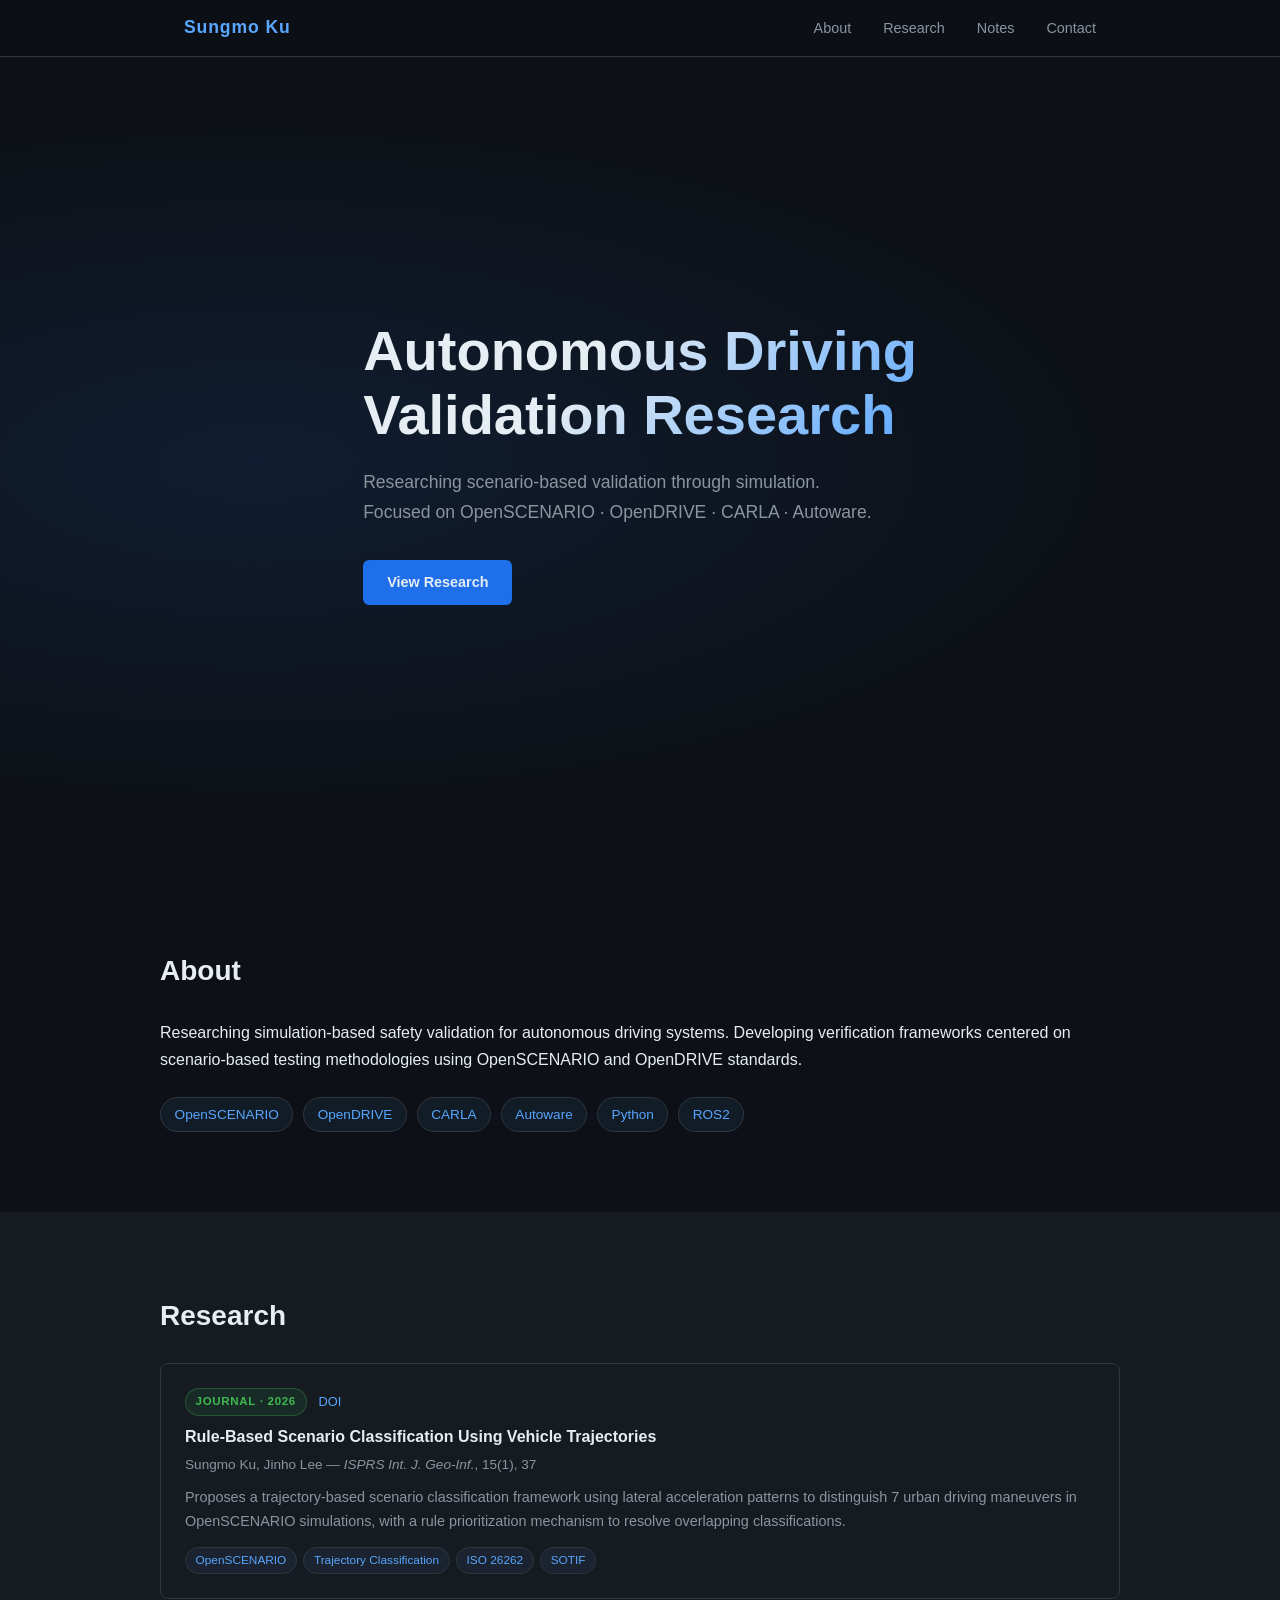
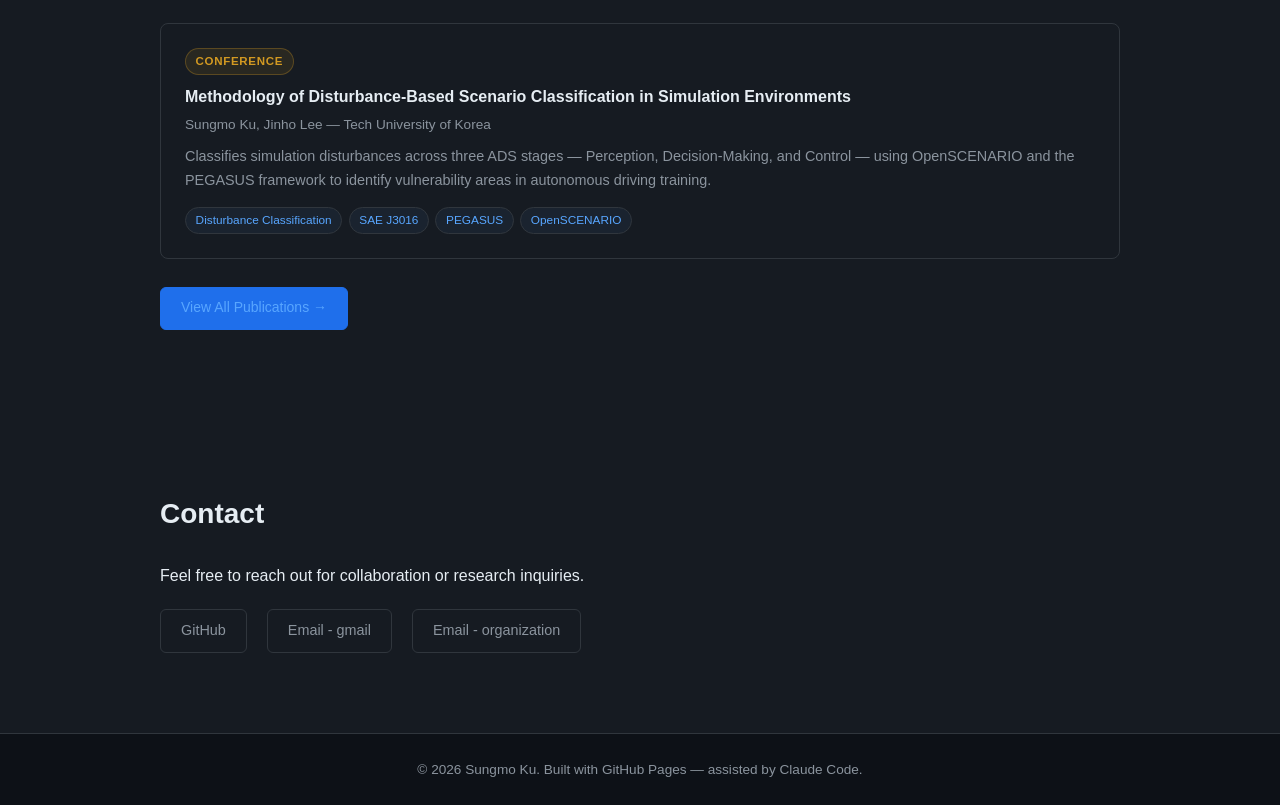
<file: index.html>
<!DOCTYPE html>
<html lang="ko">
<head>
  <meta charset="UTF-8" />
  <meta name="viewport" content="width=device-width, initial-scale=1.0" />
  <title>Sungmo Ku | Autonomous Driving Research</title>
  <link rel="stylesheet" href="style.css" />
  <script src="components.js" defer></script>
</head>
<body>

  <site-nav base="./"></site-nav>

  <section class="hero">
    <div class="hero-content">
      <h1>Autonomous Driving<br />Validation Research</h1>
      <p>Researching scenario-based validation through simulation.<br />
         Focused on OpenSCENARIO · OpenDRIVE · CARLA · Autoware.</p>
      <a href="#research" class="btn">View Research</a>
    </div>
  </section>

  <section id="about" class="section">
    <div class="container">
      <h2>About</h2>
      <p>
        Researching simulation-based safety validation for autonomous driving systems.
        Developing verification frameworks centered on scenario-based testing methodologies
        using OpenSCENARIO and OpenDRIVE standards.
      </p>
      <div class="skills">
        <span>OpenSCENARIO</span>
        <span>OpenDRIVE</span>
        <span>CARLA</span>
        <span>Autoware</span>
        <span>Python</span>
        <span>ROS2</span>
      </div>
    </div>
  </section>

  <section id="research" class="section section-alt">
    <div class="container">
      <h2>Research</h2>
      <div class="pub-list">

        <div class="pub">
          <div class="pub-meta">
            <span class="pub-badge journal">Journal · 2026</span>
            <a href="https://doi.org/10.3390/ijgi15010037" target="_blank" rel="noopener" class="pub-doi">DOI</a>
          </div>
          <h3>Rule-Based Scenario Classification Using Vehicle Trajectories</h3>
          <p class="pub-authors">Sungmo Ku, Jinho Lee &mdash; <em>ISPRS Int. J. Geo-Inf.</em>, 15(1), 37</p>
          <p class="pub-desc">
            Proposes a trajectory-based scenario classification framework using lateral acceleration patterns
            to distinguish 7 urban driving maneuvers in OpenSCENARIO simulations, with a rule prioritization
            mechanism to resolve overlapping classifications.
          </p>
          <div class="pub-tags">
            <span>OpenSCENARIO</span><span>Trajectory Classification</span><span>ISO 26262</span><span>SOTIF</span>
          </div>
        </div>

        <div class="pub">
          <div class="pub-meta">
            <span class="pub-badge conference">Conference</span>
          </div>
          <h3>Methodology of Disturbance-Based Scenario Classification in Simulation Environments</h3>
          <p class="pub-authors">Sungmo Ku, Jinho Lee &mdash; Tech University of Korea</p>
          <p class="pub-desc">
            Classifies simulation disturbances across three ADS stages — Perception, Decision-Making, and Control —
            using OpenSCENARIO and the PEGASUS framework to identify vulnerability areas in autonomous driving training.
          </p>
          <div class="pub-tags">
            <span>Disturbance Classification</span><span>SAE J3016</span><span>PEGASUS</span><span>OpenSCENARIO</span>
          </div>
        </div>

      </div>
      <a href="research/" class="btn btn-outline">View All Publications →</a>
    </div>
  </section>

  <!-- <section id="projects" class="section">
    <div class="container">
      <h2>Projects</h2>
      <div class="project-list">
        <div class="project">
          <div class="project-meta">
            <h3>Project Title</h3>
            <span class="tag">CARLA</span>
            <span class="tag">Autoware</span>
          </div>
          <p>Add your project description here.</p>
          <a href="#" class="link">GitHub &rarr;</a>
        </div>
        <div class="project">
          <div class="project-meta">
            <h3>Project Title</h3>
            <span class="tag">OpenSCENARIO</span>
            <span class="tag">Python</span>
          </div>
          <p>Add your project description here.</p>
          <a href="#" class="link">GitHub &rarr;</a>
        </div>
      </div>
    </div>
  </section> -->

  <section id="contact" class="section section-alt">
    <div class="container">
      <h2>Contact</h2>
      <p>Feel free to reach out for collaboration or research inquiries.</p>
      <div class="contact-links">
        <a href="https://github.com/Ku-sm" target="_blank">GitHub</a>
        <a href="pcn06084@gmail.com">Email - gmail</a>
        <a href="tndah06084@tukorea.ac.kr">Email - organization</a>
      </div>
    </div>
  </section>

  <site-footer></site-footer>

</body>
</html>
</file>
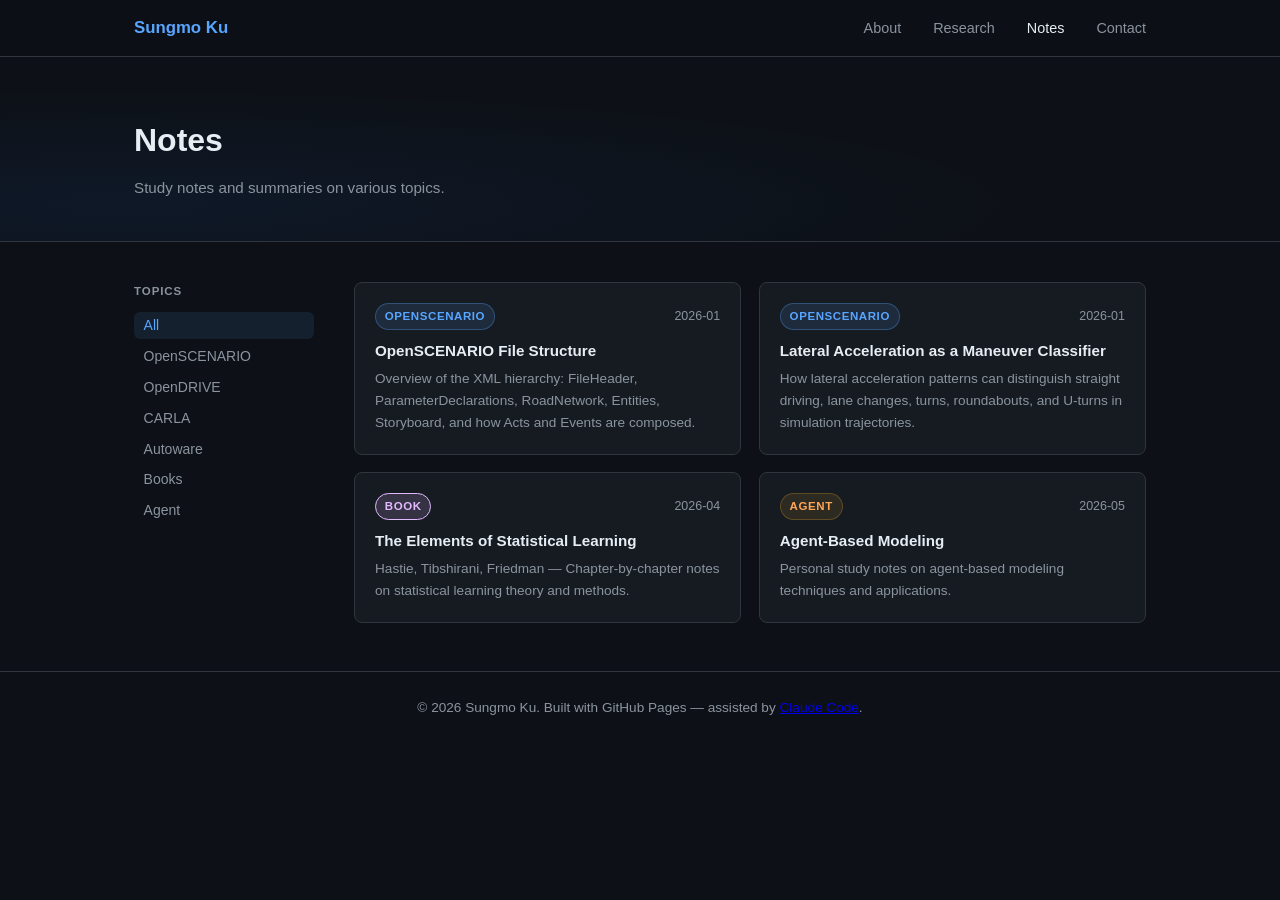
<file: notes/index.html>
<!DOCTYPE html>
<html lang="en">
<head>
  <meta charset="UTF-8" />
  <meta name="viewport" content="width=device-width, initial-scale=1.0" />
  <title>Notes | Sungmo Ku</title>
  <link rel="stylesheet" href="style.css" />
  <script src="../components.js" defer></script>
</head>
<body>

  <site-nav base="../" active="notes"></site-nav>

  <div class="page-hero">
    <div class="container">
      <h1>Notes</h1>
      <p>Study notes and summaries on various topics.</p>
    </div>
  </div>

  <div class="layout container">

    <!-- Sidebar: topic filter -->
    <aside class="sidebar">
      <p class="sidebar-label">Topics</p>
      <ul class="topic-list">
        <li><button class="topic-btn active" data-topic="all">All</button></li>
        <li><button class="topic-btn" data-topic="openscenario">OpenSCENARIO</button></li>
        <li><button class="topic-btn" data-topic="opendrive">OpenDRIVE</button></li>
        <li><button class="topic-btn" data-topic="carla">CARLA</button></li>
        <li><button class="topic-btn" data-topic="autoware">Autoware</button></li>
        <!-- <li><button class="topic-btn" data-topic="standards">Standards</button></li> -->
        <li><button class="topic-btn" data-topic="book">Books</button></li>
        <li><button class="topic-btn" data-topic="agent">Agent</button></li>
      </ul>
    </aside>

    <!-- Note cards -->
    <main class="note-grid" id="noteGrid">

      <a class="note-card" href="note.html?file=openscenario-structure" data-topic="openscenario">
        <div class="note-card-top">
          <span class="note-topic openscenario">OpenSCENARIO</span>
          <span class="note-date">2026-01</span>
        </div>
        <h2>OpenSCENARIO File Structure</h2>
        <p>Overview of the XML hierarchy: FileHeader, ParameterDeclarations, RoadNetwork, Entities, Storyboard, and how Acts and Events are composed.</p>
      </a>

      <a class="note-card" href="note.html?file=lateral-acceleration" data-topic="openscenario">
        <div class="note-card-top">
          <span class="note-topic openscenario">OpenSCENARIO</span>
          <span class="note-date">2026-01</span>
        </div>
        <h2>Lateral Acceleration as a Maneuver Classifier</h2>
        <p>How lateral acceleration patterns can distinguish straight driving, lane changes, turns, roundabouts, and U-turns in simulation trajectories.</p>
      </a>

      <a class="note-card" href="note.html?file=esl/index" data-topic="book">
        <div class="note-card-top">
          <span class="note-topic book">Book</span>
          <span class="note-date">2026-04</span>
        </div>
        <h2>The Elements of Statistical Learning</h2>
        <p>Hastie, Tibshirani, Friedman — Chapter-by-chapter notes on statistical learning theory and methods.</p>
      </a>

      <a class="note-card" href="note.html?file=agent/index" data-topic="agent">
        <div class="note-card-top">
          <span class="note-topic agent">Agent</span>
          <span class="note-date">2026-05</span>
        </div>
        <h2>Agent-Based Modeling</h2>
        <p> Personal study notes on agent-based modeling techniques and applications.</p>
      </a>

      <!-- <a class="note-card" href="note.html?file=carla-basics" data-topic="carla">
        <div class="note-card-top">
          <span class="note-topic carla">CARLA</span>
          <span class="note-date">2025-10</span>
        </div>
        <h2>CARLA Simulation Basics</h2>
        <p>Server-client architecture, world and map loading, actor spawning, sensors, and how to interface CARLA with Python scripts.</p>
      </a> -->

      <!-- <a class="note-card" href="note.html?file=opendrive-road-model" data-topic="opendrive">
        <div class="note-card-top">
          <span class="note-topic opendrive">OpenDRIVE</span>
          <span class="note-date">2025-09</span>
        </div>
        <h2>OpenDRIVE Road Geometry Model</h2>
        <p>Road reference lines, lane sections, geometries (line, arc, spiral), and how to define junctions and road links in .xodr files.</p>
      </a> -->

    </main>
  </div>

  <site-footer></site-footer>

  <script>
    const buttons = document.querySelectorAll('.topic-btn');
    const cards   = document.querySelectorAll('.note-card');

    buttons.forEach(btn => {
      btn.addEventListener('click', () => {
        buttons.forEach(b => b.classList.remove('active'));
        btn.classList.add('active');

        const topic = btn.dataset.topic;
        cards.forEach(card => {
          card.style.display =
            (topic === 'all' || card.dataset.topic === topic) ? '' : 'none';
        });
      });
    });
  </script>

</body>
</html>
</file>
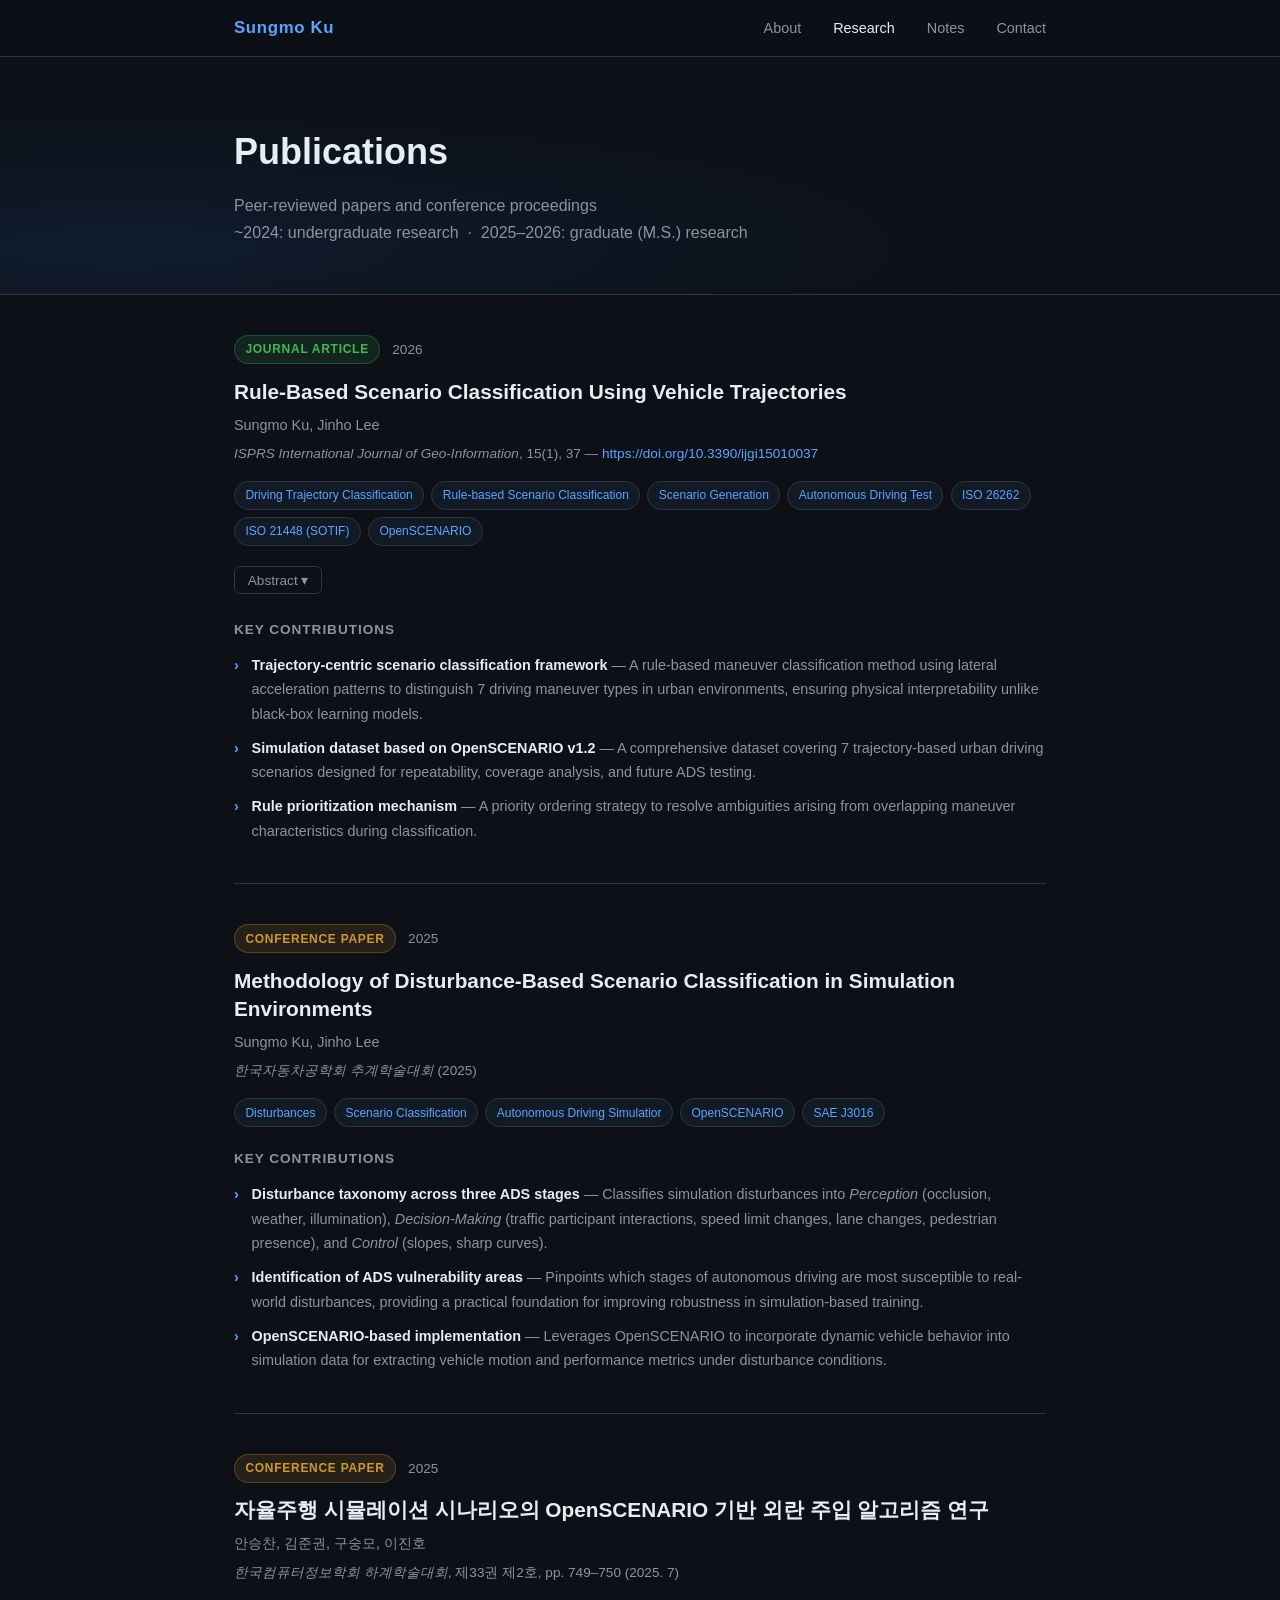
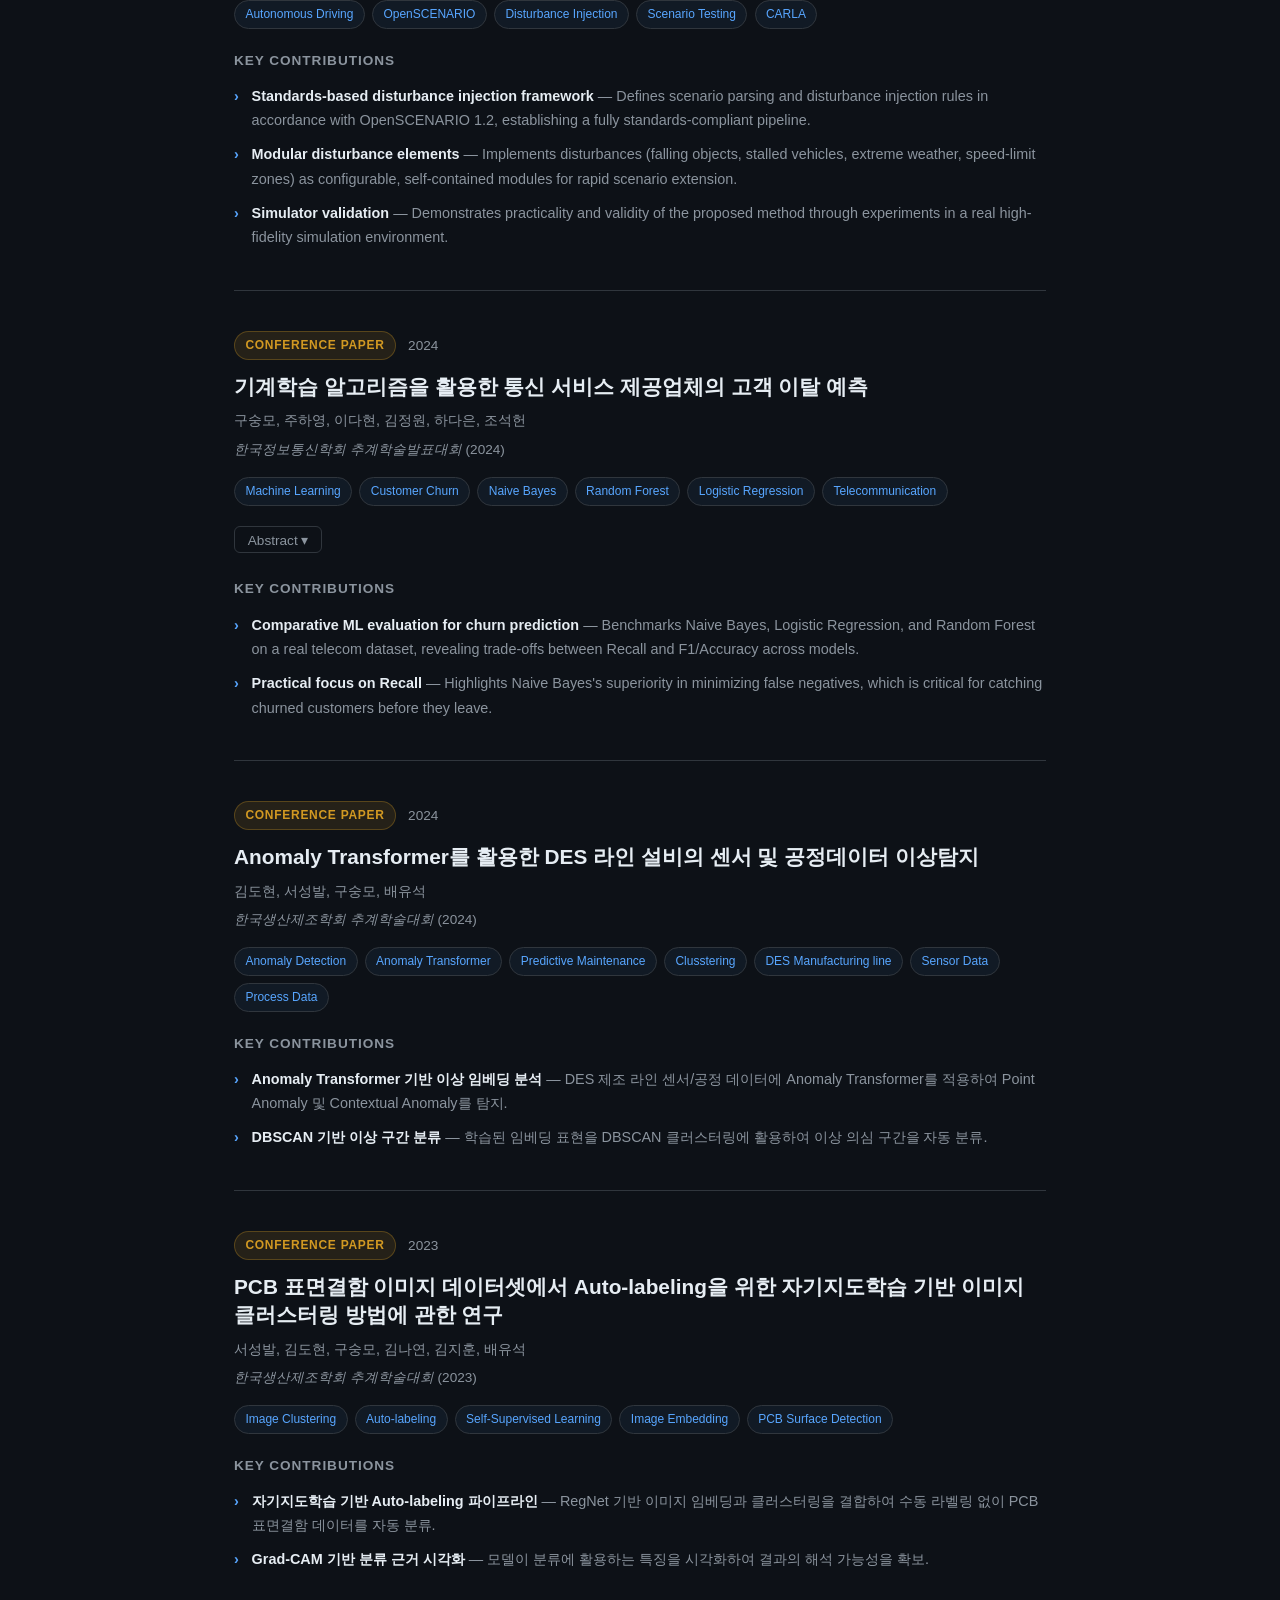
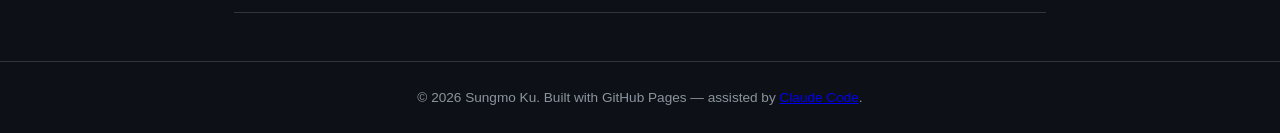
<file: research/index.html>
<!DOCTYPE html>
<html lang="en">
<head>
  <meta charset="UTF-8" />
  <meta name="viewport" content="width=device-width, initial-scale=1.0" />
  <title>Research | Sungmo Ku</title>
  <link rel="stylesheet" href="style.css" />
  <script src="../components.js" defer></script>
</head>
<body>

  <site-nav base="../" active="research"></site-nav>

  <div class="page-hero">
    <div class="container">
      <h1>Publications</h1>
      <p> Peer-reviewed papers and conference proceedings </p>
      <p> ~2024: undergraduate research &nbsp;·&nbsp; 2025–2026: graduate (M.S.) research</p>
    </div>
  </div>

  <main class="container">

    <!-- 2026 -->
    <article class="paper">
      <div class="paper-header">
        <span class="paper-type journal">Journal Article</span>
        <span class="paper-year">2026</span>
      </div>
      <h2 class="paper-title">
        Rule-Based Scenario Classification Using Vehicle Trajectories
      </h2>
      <p class="paper-authors">Sungmo Ku, Jinho Lee</p>
      <p class="paper-venue">
        <em>ISPRS International Journal of Geo-Information</em>, 15(1), 37 &mdash;
        <a href="https://doi.org/10.3390/ijgi15010037" target="_blank" rel="noopener">
          https://doi.org/10.3390/ijgi15010037
        </a>
      </p>

      <div class="paper-tags">
        <span>Driving Trajectory Classification</span>
        <span>Rule-based Scenario Classification</span>
        <span>Scenario Generation</span>
        <span>Autonomous Driving Test</span>
        <span>ISO 26262</span>
        <span>ISO 21448 (SOTIF)</span>
        <span>OpenSCENARIO</span>
      </div>

      <div class="abstract">
        <button class="abstract-toggle" onclick="toggleAbstract(this)">Abstract ▾</button>
        <div class="abstract-body">
          <p>
            Ensuring the safety of autonomous driving systems (ADS) requires scenario-based testing
            that reflects the complexity and variability of real-world driving conditions. However,
            the nondeterministic nature of actual traffic environments makes physical testing costly
            and limited in scope, particularly for rare and safety-critical scenarios. To address this,
            simulation has become a core component in validation by providing scalable, controllable,
            and repeatable testing environments. This study proposes a trajectory-based scenario classification
            framework that emphasizes both generality and interpretability. Specifically, we
            define a set of rule-based maneuver classification criteria using lateral acceleration patterns
            and apply them to simulated urban driving scenarios modeled with OpenSCENARIO. To
            address overlapping maneuver characteristics, a priority ordering of classification rules is
            introduced to resolve ambiguities. The proposed method was evaluated on a dataset comprising
            7 types of maneuvers, including straight driving, lane changes, turns, roundabouts,
            and U-turns. Experimental results demonstrate the effectiveness of rule-driven classification
            based on vehicle trajectory dynamics and highlight the potential of this approach for
            structured scenario definition and validation in ADS simulation environments.
          </p>
        </div>
      </div>

      <div class="contributions">
        <h3>Key Contributions</h3>
        <ul>
          <li>
            <strong>Trajectory-centric scenario classification framework</strong> — A rule-based maneuver
            classification method using lateral acceleration patterns to distinguish 7 driving maneuver types
            in urban environments, ensuring physical interpretability unlike black-box learning models.
          </li>
          <li>
            <strong>Simulation dataset based on OpenSCENARIO v1.2</strong> — A comprehensive dataset
            covering 7 trajectory-based urban driving scenarios designed for repeatability, coverage analysis,
            and future ADS testing.
          </li>
          <li>
            <strong>Rule prioritization mechanism</strong> — A priority ordering strategy to resolve ambiguities
            arising from overlapping maneuver characteristics during classification.
          </li>
        </ul>
      </div>
    </article>

    <hr class="divider" />

    <!-- 2025 - Methodology -->
    <article class="paper">
      <div class="paper-header">
        <span class="paper-type conference">Conference Paper</span>
        <span class="paper-year">2025</span>
      </div>
      <h2 class="paper-title">
        Methodology of Disturbance-Based Scenario Classification in Simulation Environments
      </h2>
      <p class="paper-authors">Sungmo Ku, Jinho Lee</p>
      <p class="paper-venue">
        <em>한국자동차공학회 추계학술대회 </em> (2025)
      </p>

      <div class="paper-tags">
        <span>Disturbances</span>
        <span>Scenario Classification</span>
        <span>Autonomous Driving Simulatior</span>
        <span>OpenSCENARIO</span>
        <span>SAE J3016</span>
      </div>

      <div class="contributions">
        <h3>Key Contributions</h3>
        <ul>
          <li>
            <strong>Disturbance taxonomy across three ADS stages</strong> — Classifies simulation disturbances
            into <em>Perception</em> (occlusion, weather, illumination), <em>Decision-Making</em> (traffic participant
            interactions, speed limit changes, lane changes, pedestrian presence), and <em>Control</em> (slopes,
            sharp curves).
          </li>
          <li>
            <strong>Identification of ADS vulnerability areas</strong> — Pinpoints which stages of autonomous
            driving are most susceptible to real-world disturbances, providing a practical foundation for
            improving robustness in simulation-based training.
          </li>
          <li>
            <strong>OpenSCENARIO-based implementation</strong> — Leverages OpenSCENARIO to incorporate dynamic
            vehicle behavior into simulation data for extracting vehicle motion and performance metrics under
            disturbance conditions.
          </li>
        </ul>
      </div>
    </article>

    <hr class="divider" />

    <!-- 2025 - Disturbance Injection -->
    <article class="paper">
      <div class="paper-header">
        <span class="paper-type conference">Conference Paper</span>
        <span class="paper-year">2025</span>
      </div>
      <h2 class="paper-title">
        자율주행 시뮬레이션 시나리오의 OpenSCENARIO 기반 외란 주입 알고리즘 연구
      </h2>
      <p class="paper-authors">안승찬, 김준권, 구숭모, 이진호</p>
      <p class="paper-venue">
        <em>한국컴퓨터정보학회 하계학술대회</em>, 제33권 제2호, pp. 749–750 (2025. 7)
      </p>

      <div class="paper-tags">
        <span>Autonomous Driving</span>
        <span>OpenSCENARIO</span>
        <span>Disturbance Injection</span>
        <span>Scenario Testing</span>
        <span>CARLA</span>
      </div>

      <div class="contributions">
        <h3>Key Contributions</h3>
        <ul>
          <li>
            <strong>Standards-based disturbance injection framework</strong> — Defines scenario parsing and
            disturbance injection rules in accordance with OpenSCENARIO 1.2, establishing a fully standards-compliant pipeline.
          </li>
          <li>
            <strong>Modular disturbance elements</strong> — Implements disturbances (falling objects, stalled vehicles,
            extreme weather, speed-limit zones) as configurable, self-contained modules for rapid scenario extension.
          </li>
          <li>
            <strong>Simulator validation</strong> — Demonstrates practicality and validity of the proposed method
            through experiments in a real high-fidelity simulation environment.
          </li>
        </ul>
      </div>
    </article>

    <hr class="divider" />

    <!-- 2024 - Customer Churn -->
    <article class="paper">
      <div class="paper-header">
        <span class="paper-type conference">Conference Paper</span>
        <span class="paper-year">2024</span>
      </div>
      <h2 class="paper-title">
        기계학습 알고리즘을 활용한 통신 서비스 제공업체의 고객 이탈 예측
      </h2>
      <p class="paper-authors">구숭모, 주하영, 이다현, 김정원, 하다은, 조석헌</p>
      <p class="paper-venue">
        <em>한국정보통신학회 추계학술발표대회</em> (2024)
      </p>

      <div class="paper-tags">
        <span>Machine Learning</span>
        <span>Customer Churn</span>
        <span>Naive Bayes</span>
        <span>Random Forest</span>
        <span>Logistic Regression</span>
        <span>Telecommunication</span>
      </div>

      <div class="abstract">
        <button class="abstract-toggle" onclick="toggleAbstract(this)">Abstract ▾</button>
        <div class="abstract-body">
          <p>
              Customer churn prediction is a key factor for business success in the telecommunication service market, since it 
              can be used to focus only on the customer who is predicted as a churned customer, which leads to retrenchment in 
              marketing costs. This study employed machine learning algorithms, such as Naive Bayes, Logistic Regression, and 
              Random Forest, to provide the customer churn prediction models for a telecommunication service provider. The 
              customer service usage information dataset provided by a telecommunication service provider was used for training 
              and evaluating the customer churn prediction models. It was observed that the Naive Bayes-based customer churn 
              prediction model outperformed other two machine learning-based prediction models in terms of Recall, which is the 
              proportion of actual churned customers who were correctly classified as the churned customers. On the contrary to 
              this, the Random Forest-based prediction models achieved the best performance regarding other metrics including 
              F1-score, Specificity, and Accuracy.
          </p>
        </div>
      </div>

      <div class="contributions">
        <h3>Key Contributions</h3>
        <ul>
          <li>
            <strong>Comparative ML evaluation for churn prediction</strong> — Benchmarks Naive Bayes, Logistic Regression,
            and Random Forest on a real telecom dataset, revealing trade-offs between Recall and F1/Accuracy across models.
          </li>
          <li>
            <strong>Practical focus on Recall</strong> — Highlights Naive Bayes's superiority in minimizing false negatives,
            which is critical for catching churned customers before they leave.
          </li>
        </ul>
      </div>
    </article>

    <hr class="divider" />

    <!-- 2024 - Anomaly Transformer -->
    <article class="paper">
      <div class="paper-header">
        <span class="paper-type conference">Conference Paper</span>
        <span class="paper-year">2024</span>
      </div>
      <h2 class="paper-title">
        Anomaly Transformer를 활용한 DES 라인 설비의 센서 및 공정데이터 이상탐지
      </h2>
      <p class="paper-authors">김도현, 서성발, 구숭모, 배유석</p>
      <p class="paper-venue">
        <em>한국생산제조학회 추계학술대회</em> (2024)
      </p>

      <div class="paper-tags">
        <span>Anomaly Detection</span>
        <span>Anomaly Transformer</span>
        <span>Predictive Maintenance</span>
        <span>Clusstering</span>
        <span>DES Manufacturing line</span>
        <span>Sensor Data</span>
        <span>Process Data</span>
      </div>

      <div class="contributions">
        <h3>Key Contributions</h3>
        <ul>
          <li>
            <strong>Anomaly Transformer 기반 이상 임베딩 분석</strong> — DES 제조 라인 센서/공정 데이터에
            Anomaly Transformer를 적용하여 Point Anomaly 및 Contextual Anomaly를 탐지.
          </li>
          <li>
            <strong>DBSCAN 기반 이상 구간 분류</strong> — 학습된 임베딩 표현을 DBSCAN 클러스터링에 활용하여
            이상 의심 구간을 자동 분류.
          </li>
        </ul>
      </div>

    </article>

    <hr class="divider" />

    <!-- 2023 - PCB -->
    <article class="paper">
      <div class="paper-header">
        <span class="paper-type conference">Conference Paper</span>
        <span class="paper-year">2023</span>
      </div>
      <h2 class="paper-title">
        PCB 표면결함 이미지 데이터셋에서 Auto-labeling을 위한 자기지도학습 기반 이미지 클러스터링 방법에 관한 연구
      </h2>
      <p class="paper-authors">서성발, 김도현, 구숭모, 김나연, 김지훈, 배유석</p>
      <p class="paper-venue">
        <em>한국생산제조학회 추계학술대회</em> (2023)
      </p>

      <div class="paper-tags">
        <span>Image Clustering</span>
        <span>Auto-labeling</span>
        <span>Self-Supervised Learning</span>
        <span>Image Embedding</span>
        <span>PCB Surface Detection</span>
      </div>

      <div class="contributions">
        <h3>Key Contributions</h3>
        <ul>
          <li>
            <strong>자기지도학습 기반 Auto-labeling 파이프라인</strong> — RegNet 기반 이미지 임베딩과 클러스터링을 결합하여
            수동 라벨링 없이 PCB 표면결함 데이터를 자동 분류.
          </li>
          <li>
            <strong>Grad-CAM 기반 분류 근거 시각화</strong> — 모델이 분류에 활용하는 특징을 시각화하여 결과의
            해석 가능성을 확보.
          </li>
        </ul>
      </div>

    </article>

    <hr class="divider" />

  </main>

  <site-footer></site-footer>

  <script>
    function toggleAbstract(btn) {
      const body = btn.nextElementSibling;
      const open = body.classList.toggle('open');
      btn.textContent = open ? 'Abstract ▴' : 'Abstract ▾';
    }
  </script>

</body>
</html>
</file>
<file: style.css>
*, *::before, *::after {
  box-sizing: border-box;
  margin: 0;
  padding: 0;
}

:root {
  --bg: #0d1117;
  --bg-alt: #161b22;
  --border: #30363d;
  --text: #e6edf3;
  --text-muted: #8b949e;
  --accent: #58a6ff;
  --accent-dim: #1f6feb;
}

html {
  scroll-behavior: smooth;
}

body {
  font-family: -apple-system, BlinkMacSystemFont, "Segoe UI", sans-serif;
  background: var(--bg);
  color: var(--text);
  line-height: 1.7;
}

/* ── Nav ── */
header {
  position: sticky;
  top: 0;
  z-index: 100;
  background: rgba(13, 17, 23, 0.85);
  backdrop-filter: blur(8px);
  border-bottom: 1px solid var(--border);
}

nav {
  max-width: 960px;
  margin: 0 auto;
  padding: 0 1.5rem;
  height: 56px;
  display: flex;
  align-items: center;
  justify-content: space-between;
}

.logo {
  font-weight: 700;
  font-size: 1.1rem;
  color: var(--accent);
  letter-spacing: 0.05em;
}

nav ul {
  list-style: none;
  display: flex;
  gap: 2rem;
}

nav a {
  color: var(--text-muted);
  text-decoration: none;
  font-size: 0.9rem;
  transition: color 0.2s;
}

nav a:hover {
  color: var(--text);
}

/* ── Hero ── */
.hero {
  min-height: 90vh;
  display: flex;
  align-items: center;
  padding: 4rem 1.5rem;
  background: radial-gradient(ellipse at 20% 50%, rgba(31, 111, 235, 0.12) 0%, transparent 60%);
}

.hero-content {
  max-width: 960px;
  margin: 0 auto;
}

.hero h1 {
  font-size: clamp(2rem, 5vw, 3.5rem);
  font-weight: 800;
  line-height: 1.15;
  margin-bottom: 1.25rem;
  background: linear-gradient(135deg, var(--text) 40%, var(--accent));
  -webkit-background-clip: text;
  -webkit-text-fill-color: transparent;
  background-clip: text;
}

.hero p {
  font-size: 1.1rem;
  color: var(--text-muted);
  margin-bottom: 2rem;
}

.btn {
  display: inline-block;
  padding: 0.65rem 1.5rem;
  background: var(--accent-dim);
  color: var(--text);
  border-radius: 6px;
  text-decoration: none;
  font-weight: 600;
  font-size: 0.9rem;
  transition: background 0.2s;
}

.btn:hover {
  background: var(--accent);
  color: #0d1117;
}

/* ── Sections ── */
.section {
  padding: 5rem 1.5rem;
}

.section-alt {
  background: var(--bg-alt);
}

.container {
  max-width: 960px;
  margin: 0 auto;
}

h2 {
  font-size: 1.75rem;
  font-weight: 700;
  margin-bottom: 1.5rem;
  color: var(--text);
}

/* ── Skills ── */
.skills {
  display: flex;
  flex-wrap: wrap;
  gap: 0.6rem;
  margin-top: 1.5rem;
}

.skills span {
  padding: 0.3rem 0.85rem;
  border: 1px solid var(--border);
  border-radius: 20px;
  font-size: 0.85rem;
  color: var(--accent);
  background: rgba(88, 166, 255, 0.07);
}

/* ── Cards ── */
.cards {
  display: grid;
  grid-template-columns: repeat(auto-fit, minmax(260px, 1fr));
  gap: 1.25rem;
}

.card {
  background: var(--bg);
  border: 1px solid var(--border);
  border-radius: 8px;
  padding: 1.5rem;
  transition: border-color 0.2s;
}

.card:hover {
  border-color: var(--accent-dim);
}

.card h3 {
  font-size: 1rem;
  font-weight: 600;
  margin-bottom: 0.6rem;
  color: var(--text);
}

.card p {
  font-size: 0.9rem;
  color: var(--text-muted);
}

/* ── Projects ── */
.project-list {
  display: flex;
  flex-direction: column;
  gap: 1.25rem;
}

.project {
  border: 1px solid var(--border);
  border-radius: 8px;
  padding: 1.5rem;
  transition: border-color 0.2s;
}

.project:hover {
  border-color: var(--accent-dim);
}

.project-meta {
  display: flex;
  align-items: center;
  flex-wrap: wrap;
  gap: 0.5rem;
  margin-bottom: 0.75rem;
}

.project-meta h3 {
  font-size: 1rem;
  font-weight: 600;
}

.tag {
  padding: 0.15rem 0.6rem;
  border-radius: 20px;
  font-size: 0.75rem;
  background: rgba(88, 166, 255, 0.1);
  color: var(--accent);
  border: 1px solid rgba(88, 166, 255, 0.3);
}

.project p {
  font-size: 0.9rem;
  color: var(--text-muted);
  margin-bottom: 0.75rem;
}

.link {
  font-size: 0.85rem;
  color: var(--accent);
  text-decoration: none;
}

.link:hover {
  text-decoration: underline;
}

/* ── Publications (Research section) ── */
.pub-list {
  display: flex;
  flex-direction: column;
  gap: 1.5rem;
  margin-bottom: 1.75rem;
}

.pub {
  border: 1px solid var(--border);
  border-radius: 8px;
  padding: 1.5rem;
  transition: border-color 0.2s;
}

.pub:hover {
  border-color: var(--accent-dim);
}

.pub-meta {
  display: flex;
  align-items: center;
  gap: 0.75rem;
  margin-bottom: 0.65rem;
}

.pub-badge {
  font-size: 0.72rem;
  font-weight: 600;
  padding: 0.18rem 0.6rem;
  border-radius: 20px;
  text-transform: uppercase;
  letter-spacing: 0.06em;
}

.pub-badge.journal {
  background: rgba(63, 185, 80, 0.1);
  color: #3fb950;
  border: 1px solid rgba(63, 185, 80, 0.3);
}

.pub-badge.conference {
  background: rgba(210, 153, 34, 0.1);
  color: #d29922;
  border: 1px solid rgba(210, 153, 34, 0.3);
}

.pub-doi {
  font-size: 0.8rem;
  color: var(--accent);
  text-decoration: none;
}

.pub-doi:hover {
  text-decoration: underline;
}

.pub h3 {
  font-size: 1rem;
  font-weight: 600;
  margin-bottom: 0.3rem;
  line-height: 1.4;
}

.pub-authors {
  font-size: 0.85rem;
  color: var(--text-muted);
  margin-bottom: 0.6rem;
}

.pub-desc {
  font-size: 0.9rem;
  color: var(--text-muted);
  margin-bottom: 0.85rem;
  line-height: 1.65;
}

.pub-tags {
  display: flex;
  flex-wrap: wrap;
  gap: 0.4rem;
}

.pub-tags span {
  font-size: 0.74rem;
  padding: 0.15rem 0.6rem;
  border: 1px solid var(--border);
  border-radius: 20px;
  color: var(--accent);
  background: rgba(88, 166, 255, 0.06);
}

.btn-outline {
  display: inline-block;
  padding: 0.55rem 1.25rem;
  border: 1px solid var(--accent-dim);
  color: var(--accent);
  border-radius: 6px;
  text-decoration: none;
  font-size: 0.875rem;
  font-weight: 500;
  transition: background 0.2s, color 0.2s;
}

.btn-outline:hover {
  background: var(--accent-dim);
  color: var(--text);
}

/* ── Contact ── */
.contact-links {
  display: flex;
  gap: 1.25rem;
  margin-top: 1.25rem;
}

.contact-links a {
  padding: 0.55rem 1.25rem;
  border: 1px solid var(--border);
  border-radius: 6px;
  color: var(--text-muted);
  text-decoration: none;
  font-size: 0.9rem;
  transition: border-color 0.2s, color 0.2s;
}

.contact-links a:hover {
  border-color: var(--accent);
  color: var(--accent);
}

/* ── Footer ── */
footer {
  border-top: 1px solid var(--border);
  padding: 1.5rem;
  text-align: center;
  font-size: 0.85rem;
  color: var(--text-muted);
}

footer a {
  color: var(--text-muted);
  text-decoration: none;
  transition: color 0.2s;
}

footer a:hover {
  color: var(--accent);
}

/* ── Mobile ── */
@media (max-width: 640px) {
  nav ul {
    gap: 1.25rem;
  }

  .hero {
    min-height: 80vh;
  }
}
</file>
<file: notes/style.css>
*, *::before, *::after {
  box-sizing: border-box;
  margin: 0;
  padding: 0;
}

:root {
  --bg: #0d1117;
  --bg-alt: #161b22;
  --border: #30363d;
  --text: #e6edf3;
  --text-muted: #8b949e;
  --accent: #58a6ff;
  --accent-dim: #1f6feb;

  --c-openscenario: #58a6ff;
  --c-opendrive:    #3fb950;
  --c-carla:        #f78166;
  --c-autoware:     #d2a8ff;
  --c-standards:    #d29922;
  --c-agent:        #ffa657;
  --c-book:         #e2b8ff;
}

html { scroll-behavior: smooth; }

body {
  font-family: -apple-system, BlinkMacSystemFont, "Segoe UI", sans-serif;
  background: var(--bg);
  color: var(--text);
  line-height: 1.7;
}

/* ── Nav ── */
header {
  position: sticky;
  top: 0;
  z-index: 100;
  background: rgba(13, 17, 23, 0.88);
  backdrop-filter: blur(8px);
  border-bottom: 1px solid var(--border);
}

nav {
  max-width: 1060px;
  margin: 0 auto;
  padding: 0 1.5rem;
  height: 56px;
  display: flex;
  align-items: center;
  justify-content: space-between;
}

.logo {
  font-weight: 700;
  font-size: 1.05rem;
  color: var(--accent);
  text-decoration: none;
}

nav ul {
  list-style: none;
  display: flex;
  gap: 2rem;
}

nav a {
  color: var(--text-muted);
  text-decoration: none;
  font-size: 0.9rem;
  transition: color 0.2s;
}

nav a:hover, nav a.active { color: var(--text); }

/* ── Page hero ── */
.page-hero {
  padding: 3.5rem 1.5rem 2.5rem;
  border-bottom: 1px solid var(--border);
  background: radial-gradient(ellipse at 10% 80%, rgba(31, 111, 235, 0.08) 0%, transparent 55%);
}

.page-hero h1 {
  font-size: 2rem;
  font-weight: 800;
  margin-bottom: 0.5rem;
}

.page-hero p {
  color: var(--text-muted);
  font-size: 0.95rem;
}

/* ── Container ── */
.container {
  max-width: 1060px;
  margin: 0 auto;
  padding: 0 1.5rem;
}

/* ── Layout ── */
.layout {
  display: grid;
  grid-template-columns: 180px 1fr;
  gap: 2.5rem;
  padding-top: 2.5rem;
  padding-bottom: 3rem;
  align-items: start;
}

/* ── Sidebar ── */
.sidebar {
  position: sticky;
  top: 72px;
}

.sidebar-label {
  font-size: 0.72rem;
  text-transform: uppercase;
  letter-spacing: 0.08em;
  color: var(--text-muted);
  margin-bottom: 0.6rem;
  font-weight: 600;
}

.topic-list {
  list-style: none;
  display: flex;
  flex-direction: column;
  gap: 0.2rem;
}

.topic-btn {
  width: 100%;
  text-align: left;
  background: none;
  border: none;
  color: var(--text-muted);
  font-size: 0.875rem;
  padding: 0.35rem 0.6rem;
  border-radius: 6px;
  cursor: pointer;
  transition: background 0.15s, color 0.15s;
}

.topic-btn:hover {
  background: var(--bg-alt);
  color: var(--text);
}

.topic-btn.active {
  background: rgba(88, 166, 255, 0.1);
  color: var(--accent);
}

.topic-btn[data-topic="agent"].active {
  background: rgba(255, 166, 87, 0.1);
  color: var(--c-agent);
}

/* ── Note grid ── */
.note-grid {
  display: grid;
  grid-template-columns: repeat(auto-fill, minmax(280px, 1fr));
  gap: 1.1rem;
}

/* ── Note card ── */
.note-card {
  display: block;
  text-decoration: none;
  color: inherit;
  border: 1px solid var(--border);
  border-radius: 8px;
  padding: 1.25rem;
  background: var(--bg-alt);
  transition: border-color 0.2s, transform 0.15s;
}

.note-card:hover {
  border-color: var(--accent-dim);
  transform: translateY(-2px);
}

.note-card-top {
  display: flex;
  align-items: center;
  justify-content: space-between;
  margin-bottom: 0.65rem;
}

.note-topic {
  font-size: 0.72rem;
  font-weight: 600;
  padding: 0.15rem 0.55rem;
  border-radius: 20px;
  text-transform: uppercase;
  letter-spacing: 0.05em;
}

.note-topic.openscenario { background: rgba(88,166,255,0.12); color: var(--c-openscenario); border: 1px solid rgba(88,166,255,0.3); }
.note-topic.opendrive    { background: rgba(63,185,80,0.12);  color: var(--c-opendrive);    border: 1px solid rgba(63,185,80,0.3); }
.note-topic.carla        { background: rgba(247,129,102,0.12);color: var(--c-carla);        border: 1px solid rgba(247,129,102,0.3); }
.note-topic.autoware     { background: rgba(210,168,255,0.12);color: var(--c-autoware);     border: 1px solid rgba(210,168,255,0.3); }
.note-topic.agent        { background: rgba(210,153,34,0.12); color: var(--c-agent);        border: 1px solid rgba(210,153,34,0.3); }
.note-topic.book         { background: rgba(226,184,255,0.15); color: var(--c-book);        border: 1px solid #e2b8ff; }

.note-date {
  font-size: 0.78rem;
  color: var(--text-muted);
}

.note-card h2 {
  font-size: 0.95rem;
  font-weight: 600;
  margin-bottom: 0.45rem;
  line-height: 1.4;
  color: var(--text);
}

.note-card p {
  font-size: 0.85rem;
  color: var(--text-muted);
  line-height: 1.6;
}

/* ── Footer ── */
footer {
  border-top: 1px solid var(--border);
  padding: 1.5rem;
  text-align: center;
  font-size: 0.85rem;
  color: var(--text-muted);
}

/* ── Mobile ── */
@media (max-width: 700px) {
  .layout {
    grid-template-columns: 1fr;
  }

  .sidebar {
    position: static;
    display: flex;
    flex-wrap: wrap;
    gap: 0.4rem;
    align-items: center;
  }

  .sidebar-label { display: none; }

  .topic-list {
    flex-direction: row;
    flex-wrap: wrap;
    gap: 0.4rem;
  }

  .topic-btn {
    width: auto;
    border: 1px solid var(--border);
    padding: 0.25rem 0.75rem;
  }
}
</file>
<file: research/style.css>
*, *::before, *::after {
  box-sizing: border-box;
  margin: 0;
  padding: 0;
}

:root {
  --bg: #0d1117;
  --bg-alt: #161b22;
  --border: #30363d;
  --text: #e6edf3;
  --text-muted: #8b949e;
  --accent: #58a6ff;
  --accent-dim: #1f6feb;
  --green: #3fb950;
  --orange: #d29922;
}

html { scroll-behavior: smooth; }

body {
  font-family: -apple-system, BlinkMacSystemFont, "Segoe UI", sans-serif;
  background: var(--bg);
  color: var(--text);
  line-height: 1.7;
}

/* ── Nav ── */
header {
  position: sticky;
  top: 0;
  z-index: 100;
  background: rgba(13, 17, 23, 0.88);
  backdrop-filter: blur(8px);
  border-bottom: 1px solid var(--border);
}

nav {
  max-width: 860px;
  margin: 0 auto;
  padding: 0 1.5rem;
  height: 56px;
  display: flex;
  align-items: center;
  justify-content: space-between;
}

.logo {
  font-weight: 700;
  font-size: 1.05rem;
  color: var(--accent);
  text-decoration: none;
  letter-spacing: 0.04em;
}

nav ul {
  list-style: none;
  display: flex;
  gap: 2rem;
}

nav a {
  color: var(--text-muted);
  text-decoration: none;
  font-size: 0.9rem;
  transition: color 0.2s;
}

nav a:hover, nav a.active {
  color: var(--text);
}

/* ── Page hero ── */
.page-hero {
  padding: 4rem 1.5rem 3rem;
  border-bottom: 1px solid var(--border);
  background: radial-gradient(ellipse at 10% 80%, rgba(31, 111, 235, 0.1) 0%, transparent 55%);
}

.page-hero h1 {
  font-size: 2.25rem;
  font-weight: 800;
  margin-bottom: 0.6rem;
}

.page-hero p {
  color: var(--text-muted);
  font-size: 1rem;
}

/* ── Container ── */
.container {
  max-width: 860px;
  margin: 0 auto;
  padding: 0 1.5rem;
}

/* ── Paper card ── */
.paper {
  padding: 2.5rem 0;
}

.paper-header {
  display: flex;
  align-items: center;
  gap: 0.75rem;
  margin-bottom: 0.85rem;
}

.paper-type {
  font-size: 0.75rem;
  font-weight: 600;
  padding: 0.2rem 0.65rem;
  border-radius: 20px;
  text-transform: uppercase;
  letter-spacing: 0.06em;
}

.paper-type.journal {
  background: rgba(63, 185, 80, 0.12);
  color: var(--green);
  border: 1px solid rgba(63, 185, 80, 0.3);
}

.paper-type.conference {
  background: rgba(210, 153, 34, 0.12);
  color: var(--orange);
  border: 1px solid rgba(210, 153, 34, 0.3);
}

.paper-year {
  font-size: 0.85rem;
  color: var(--text-muted);
}

.paper-title {
  font-size: 1.3rem;
  font-weight: 700;
  line-height: 1.35;
  margin-bottom: 0.45rem;
  color: var(--text);
}

.paper-authors {
  font-size: 0.9rem;
  color: var(--text-muted);
  margin-bottom: 0.3rem;
}

.paper-venue {
  font-size: 0.85rem;
  color: var(--text-muted);
  margin-bottom: 1rem;
}

.paper-venue a {
  color: var(--accent);
  text-decoration: none;
}

.paper-venue a:hover {
  text-decoration: underline;
}

/* ── Tags ── */
.paper-tags {
  display: flex;
  flex-wrap: wrap;
  gap: 0.45rem;
  margin-bottom: 1.25rem;
}

.paper-tags span {
  font-size: 0.75rem;
  padding: 0.2rem 0.65rem;
  border: 1px solid var(--border);
  border-radius: 20px;
  color: var(--accent);
  background: rgba(88, 166, 255, 0.06);
}

/* ── Abstract ── */
.abstract {
  margin-bottom: 1.5rem;
}

.abstract-toggle {
  background: none;
  border: 1px solid var(--border);
  color: var(--text-muted);
  font-size: 0.85rem;
  padding: 0.3rem 0.8rem;
  border-radius: 6px;
  cursor: pointer;
  transition: border-color 0.2s, color 0.2s;
}

.abstract-toggle:hover {
  border-color: var(--accent);
  color: var(--text);
}

.abstract-body {
  display: none;
  margin-top: 0.85rem;
  padding: 1.25rem;
  background: var(--bg-alt);
  border: 1px solid var(--border);
  border-radius: 8px;
  font-size: 0.9rem;
  color: var(--text-muted);
  line-height: 1.75;
}

.abstract-body.open {
  display: block;
}

.abstract-body p + p {
  margin-top: 0.85rem;
}

/* ── Contributions ── */
.contributions h3 {
  font-size: 0.85rem;
  font-weight: 600;
  text-transform: uppercase;
  letter-spacing: 0.07em;
  color: var(--text-muted);
  margin-bottom: 0.75rem;
}

.contributions ul {
  list-style: none;
  display: flex;
  flex-direction: column;
  gap: 0.6rem;
}

.contributions li {
  font-size: 0.9rem;
  color: var(--text-muted);
  padding-left: 1.1rem;
  position: relative;
}

.contributions li::before {
  content: "›";
  position: absolute;
  left: 0;
  color: var(--accent);
  font-weight: 700;
}

.contributions strong {
  color: var(--text);
}

/* ── Misc ── */
.divider {
  border: none;
  border-top: 1px solid var(--border);
}

.paper-note {
  margin-top: 1.25rem;
  font-size: 0.8rem;
  color: var(--text-muted);
  font-style: italic;
}

/* ── Footer ── */
footer {
  border-top: 1px solid var(--border);
  padding: 1.5rem;
  text-align: center;
  font-size: 0.85rem;
  color: var(--text-muted);
  margin-top: 3rem;
}

@media (max-width: 640px) {
  .paper-title { font-size: 1.1rem; }
  .page-hero h1 { font-size: 1.75rem; }
}
</file>
